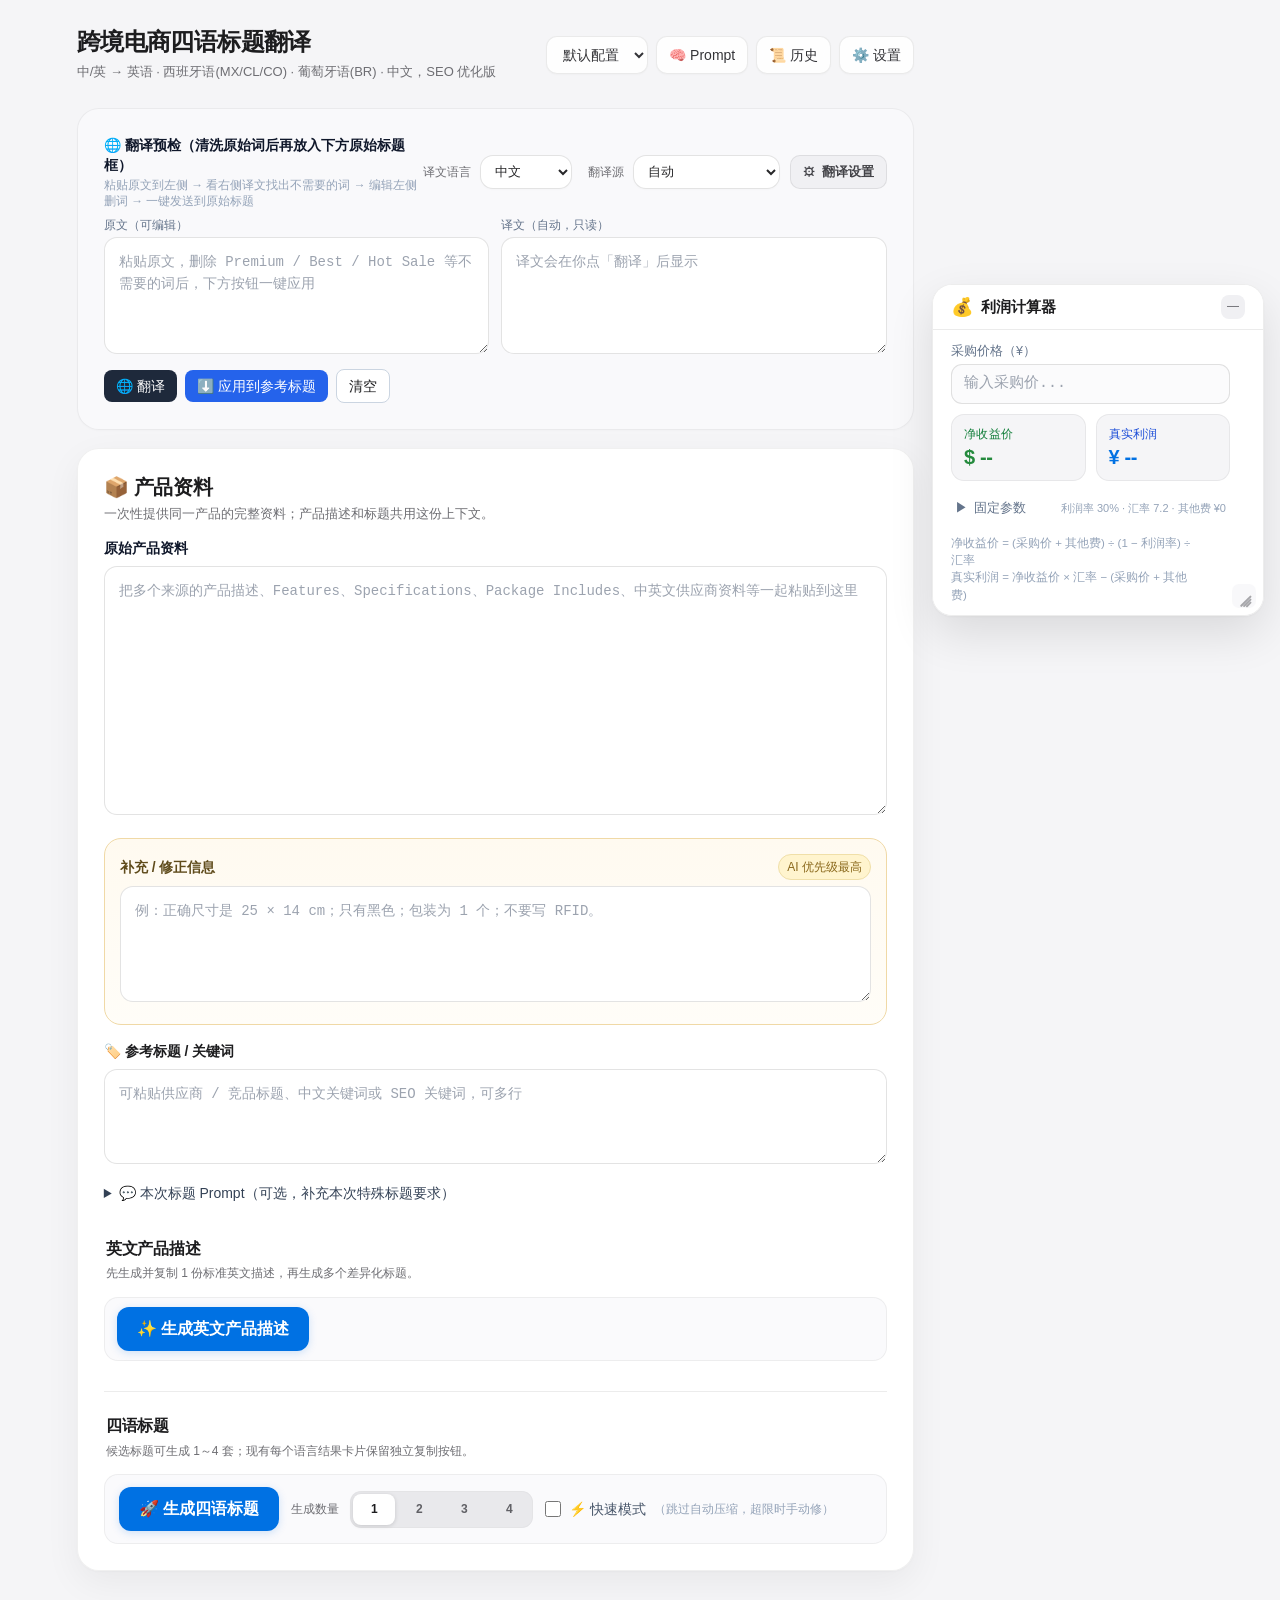
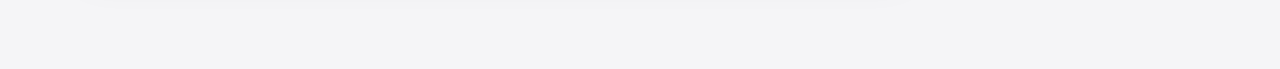
<file: index.html>
<!DOCTYPE html>
<html lang="zh-CN">
<head>
<meta charset="UTF-8">
<meta name="viewport" content="width=device-width, initial-scale=1.0">
<title>跨境电商四语标题翻译工具</title>
<link rel="stylesheet" href="./tailwind.min.css">
<style>
  :root { color-scheme: light; }
  body { font-family: -apple-system, BlinkMacSystemFont, "PingFang SC", "Microsoft YaHei", sans-serif; }
  textarea, input { font-family: ui-monospace, "SF Mono", Menlo, Consolas, monospace; }
  .lang-card { transition: all 0.2s; }
  .char-ok { color: #059669; }
  .char-warn { color: #d97706; }
  .char-over { color: #dc2626; font-weight: 600; }
  details > summary { cursor: pointer; user-select: none; }
  details > summary::-webkit-details-marker { display: none; }
  .spinner { border: 2px solid #e5e7eb; border-top-color: #2563eb; border-radius: 50%; width: 16px; height: 16px; animation: spin 0.8s linear infinite; display: inline-block; }
  .app-title-line { display: flex; align-items: center; gap: 9px; }
  .app-version-badge { display: inline-flex; align-items: center; height: 20px; padding: 0 8px; border: 1px solid rgba(100,116,139,.14); border-radius: 999px; background: rgba(148,163,184,.10); color: #64748b; font-size: 11px; font-weight: 600; line-height: 1; letter-spacing: .01em; box-shadow: inset 0 1px 0 rgba(255,255,255,.65); }
  .app-version-badge[hidden] { display: none; }
  .update-progress-head { display: flex; align-items: center; justify-content: space-between; gap: 12px; }
  .update-progress-percent { color: #475569; font-variant-numeric: tabular-nums; font-weight: 600; }
  .update-progress-track { height: 7px; margin-top: 9px; overflow: hidden; border-radius: 999px; background: rgba(37,99,235,.12); }
  .update-progress-bar { width: 0; height: 100%; border-radius: inherit; background: linear-gradient(90deg,#2563eb,#60a5fa); transition: width .18s ease; }
  .update-progress-bar.is-indeterminate { width: 34%; animation: update-progress-slide 1.15s ease-in-out infinite; }
  .update-progress-meta { min-height: 16px; margin-top: 6px; color: #64748b; font-size: 11px; font-variant-numeric: tabular-nums; }
  .update-progress-panel.is-error { border-color: #fecaca; background: #fff1f2; color: #be123c; }
  .update-dismiss:disabled { cursor: not-allowed; opacity: .35; }
  @keyframes update-progress-slide { 0% { transform: translateX(-110%); } 100% { transform: translateX(310%); } }
  @keyframes spin { to { transform: rotate(360deg); } }
</style>
</head>
<body class="bg-slate-50 text-slate-800 min-h-screen">

<div class="max-w-[1400px] mx-auto flex gap-5 p-4 lg:p-6 lg:pl-[8%] xl:pl-[10%]">
  <div class="flex-1 min-w-0">
  <header class="mb-6 flex items-center justify-between">
    <div>
      <div class="app-title-line">
        <h1 class="text-2xl font-bold text-slate-900">跨境电商四语标题翻译</h1>
        <span id="appVersionBadge" class="app-version-badge" hidden></span>
      </div>
      <p class="text-sm text-slate-500 mt-1">中/英 → 英语 · 西班牙语(MX/CL/CO) · 葡萄牙语(BR) · 中文，SEO 优化版</p>
    </div>
    <div class="flex items-center gap-2">
      <select id="profileQuickSwitch" class="px-3 py-2 text-sm bg-white border border-slate-300 rounded-lg hover:bg-slate-100 cursor-pointer max-w-[200px]" title="快速切换 API 配置"></select>
      <button id="btnCheckUpdate" class="px-3 py-2 text-sm bg-white border border-slate-300 rounded-lg hover:bg-slate-100 hidden" title="检查 GitHub Release 新版本">⬆️ 更新</button>
      <button id="btnHistory" class="px-3 py-2 text-sm bg-white border border-slate-300 rounded-lg hover:bg-slate-100">📜 历史</button>
      <button id="btnSettings" class="px-3 py-2 text-sm bg-white border border-slate-300 rounded-lg hover:bg-slate-100">⚙️ 设置</button>
    </div>
  </header>

  <!-- 设置面板 -->
  <section id="settingsPanel" class="hidden bg-white border border-slate-200 rounded-xl p-5 mb-5 shadow-sm">
    <div class="flex items-center justify-between mb-3">
      <h2 class="font-semibold text-slate-900">API 配置（OpenAI 兼容协议）</h2>
      <p class="text-xs text-slate-400">支持保存多套配置，快速切换</p>
    </div>

    <!-- 配置选择器 -->
    <div class="bg-slate-50 border border-slate-200 rounded-lg p-3 mb-4">
      <label class="block text-xs text-slate-500 mb-1.5">当前配置</label>
      <div class="flex gap-2 flex-wrap">
        <select id="profileSelect" class="flex-1 min-w-[200px] px-3 py-2 text-sm bg-white border border-slate-300 rounded-lg focus:outline-none focus:ring-2 focus:ring-blue-500"></select>
        <button id="btnNewProfile" class="px-3 py-2 text-sm bg-white border border-slate-300 rounded-lg hover:bg-slate-100" title="新建配置（可选预设模板）">➕ 新建</button>
        <button id="btnDuplicateProfile" class="px-3 py-2 text-sm bg-white border border-slate-300 rounded-lg hover:bg-slate-100" title="复制当前配置">📋 复制</button>
        <button id="btnDeleteProfile" class="px-3 py-2 text-sm bg-white border border-red-200 text-red-600 rounded-lg hover:bg-red-50" title="删除当前配置">🗑️ 删除</button>
      </div>
    </div>

    <!-- 基础信息 -->
    <div class="grid grid-cols-1 md:grid-cols-3 gap-3 mb-3">
      <div>
        <label class="block text-xs text-slate-500 mb-1">配置名称</label>
        <input id="profileName" type="text" placeholder="例如：DeepSeek 官方" class="w-full px-3 py-2 text-sm border border-slate-300 rounded-lg focus:outline-none focus:ring-2 focus:ring-blue-500"/>
      </div>
      <div>
        <label class="block text-xs text-slate-500 mb-1">接口地址 Base URL</label>
        <input id="apiBase" type="text" placeholder="https://api.deepseek.com/v1" class="w-full px-3 py-2 text-sm border border-slate-300 rounded-lg focus:outline-none focus:ring-2 focus:ring-blue-500"/>
      </div>
      <div>
        <label class="block text-xs text-slate-500 mb-1">API Key</label>
        <div class="relative">
          <input id="apiKey" type="password" placeholder="sk-..." class="w-full pl-3 pr-10 py-2 text-sm border border-slate-300 rounded-lg focus:outline-none focus:ring-2 focus:ring-blue-500"/>
          <button id="btnToggleKey" type="button" class="absolute right-2 top-1/2 -translate-y-1/2 text-slate-400 hover:text-slate-700 text-sm leading-none" title="显示 / 隐藏">👁</button>
        </div>
      </div>
    </div>

    <!-- 模型与参数 -->
    <div class="grid grid-cols-1 md:grid-cols-3 gap-3 mb-3">
      <div>
        <label class="flex items-center justify-between mb-1">
          <span class="text-xs text-slate-500">默认模型</span>
          <button id="btnFetchModels" type="button" class="text-xs text-blue-600 hover:underline">获取模型列表</button>
        </label>
        <input id="apiModel" type="text" list="modelOptions" placeholder="deepseek-chat / gpt-4o-mini" class="w-full px-3 py-2 text-sm border border-slate-300 rounded-lg focus:outline-none focus:ring-2 focus:ring-blue-500"/>
        <datalist id="modelOptions"></datalist>
      </div>
      <div>
        <label class="block text-xs text-slate-500 mb-1">Temperature</label>
        <input id="apiTemp" type="number" step="0.1" min="0" max="2" value="0.7" class="w-full px-3 py-2 text-sm border border-slate-300 rounded-lg"/>
      </div>
      <div>
        <label class="block text-xs text-slate-500 mb-1">Max Tokens</label>
        <input id="apiMaxTokens" type="number" value="4000" class="w-full px-3 py-2 text-sm border border-slate-300 rounded-lg"/>
      </div>
    </div>

    <!-- 字符上限（随配置保存）+ 流式 -->
    <div class="grid grid-cols-2 md:grid-cols-3 gap-3 mb-3">
      <div>
        <label class="block text-xs text-slate-500 mb-1">英/西/葡 字符上限</label>
        <input id="charLimit" type="number" value="55" class="w-full px-3 py-2 text-sm border border-slate-300 rounded-lg"/>
      </div>
      <div>
        <label class="block text-xs text-slate-500 mb-1">中文字符上限</label>
        <input id="charLimitCN" type="number" value="60" class="w-full px-3 py-2 text-sm border border-slate-300 rounded-lg"/>
      </div>
      <div class="flex items-end pb-2">
        <label class="flex items-center gap-2 text-sm text-slate-700 cursor-pointer select-none" title="极少数中转网关不支持 SSE 流式，遇到一直转圈可关闭">
          <input type="checkbox" id="useStream" class="w-4 h-4 accent-blue-600" checked/> 使用流式输出
        </label>
      </div>
    </div>
    <div class="grid grid-cols-2 md:grid-cols-3 gap-3 mb-4">
      <div>
        <label class="block text-xs text-slate-500 mb-1" title="连接持续无响应超过该秒数就中止，避免一直转圈">请求超时（秒）</label>
        <input id="reqTimeout" type="number" min="0" value="120" class="w-full px-3 py-2 text-sm border border-slate-300 rounded-lg"/>
      </div>
      <div>
        <label class="block text-xs text-slate-500 mb-1" title="接口返回 429 / 5xx 或网络中断时自动重试的次数（指数退避）">失败重试次数</label>
        <input id="reqRetry" type="number" min="0" max="5" value="2" class="w-full px-3 py-2 text-sm border border-slate-300 rounded-lg"/>
      </div>
      <div class="flex items-end pb-1 col-span-2 md:col-span-1">
        <p class="text-xs text-slate-400 leading-tight">超时按「多久没收到数据」算，流式长任务不会被误杀；填 0 = 不限制。</p>
      </div>
    </div>

    <!-- 代理 -->
    <div class="bg-slate-50 border border-slate-200 rounded-lg p-3 mb-3">
      <label class="flex items-center gap-2 text-sm text-slate-700 cursor-pointer select-none">
        <input type="checkbox" id="useProxy" class="w-4 h-4 accent-blue-600"/> 使用代理
      </label>
      <div id="proxyFields" class="grid grid-cols-1 md:grid-cols-3 gap-3 mt-3 hidden">
        <div>
          <label class="block text-xs text-slate-500 mb-1">代理模式</label>
          <select id="proxyMode" class="w-full px-3 py-2 text-sm bg-white border border-slate-300 rounded-lg">
            <option value="system">本机 / 系统代理（推荐）</option>
            <option value="prefix">HTTP 中转（请求前缀）</option>
          </select>
        </div>
        <div class="md:col-span-2">
          <label class="block text-xs text-slate-500 mb-1">代理地址</label>
          <input id="proxyUrl" type="text" placeholder="http://127.0.0.1:7890" class="w-full px-3 py-2 text-sm border border-slate-300 rounded-lg focus:outline-none focus:ring-2 focus:ring-blue-500"/>
        </div>
      </div>
      <p id="proxyHint" class="text-xs text-slate-500 mt-2 leading-relaxed hidden"></p>
      <button id="btnExportProxy" type="button" class="mt-2 px-3 py-1.5 text-xs bg-white border border-slate-300 rounded-lg hover:bg-slate-100 hidden">⬇️ 下载 proxy.txt（供网页版启动器使用）</button>
    </div>

    <div class="bg-slate-50 border border-slate-200 rounded-lg p-3 mb-3">
      <label class="block text-xs text-slate-500 mb-1.5">参与压缩的语种（仅勾选的语种会触发超限提示和重写）</label>
      <div class="flex flex-wrap gap-4 text-sm">
        <label class="flex items-center gap-1.5 cursor-pointer select-none"><input type="checkbox" id="shortenEn" class="w-4 h-4 accent-blue-600"/> 英语</label>
        <label class="flex items-center gap-1.5 cursor-pointer select-none"><input type="checkbox" id="shortenEs" class="w-4 h-4 accent-blue-600"/> 西语</label>
        <label class="flex items-center gap-1.5 cursor-pointer select-none"><input type="checkbox" id="shortenPt" class="w-4 h-4 accent-blue-600"/> 葡语</label>
        <label class="flex items-center gap-1.5 cursor-pointer select-none"><input type="checkbox" id="shortenZh" class="w-4 h-4 accent-blue-600"/> 中文</label>
      </div>
    </div>
    <div class="flex justify-between items-center gap-3 flex-wrap">
      <p class="text-xs text-slate-400">配置仅保存在本地浏览器，不会上传。字符上限随配置保存。</p>
      <div class="flex gap-2 flex-shrink-0 flex-wrap">
        <button id="btnImportProfile" class="px-4 py-2 text-sm bg-white border border-slate-300 rounded-lg hover:bg-slate-100" title="从 JSON 文件导入配置">📥 导入</button>
        <button id="btnExportProfile" class="px-4 py-2 text-sm bg-white border border-slate-300 rounded-lg hover:bg-slate-100" title="把全部配置导出成 JSON 文件">📤 导出</button>
        <span id="connectionTestStatus" class="text-xs text-slate-500" aria-live="polite"></span>
        <button id="btnTestProfile" type="button" class="px-4 py-2 text-sm bg-white border border-slate-300 rounded-lg hover:bg-slate-100">🔌 测试连接</button>
        <button id="btnSaveSettings" class="px-4 py-2 text-sm bg-blue-600 text-white rounded-lg hover:bg-blue-700">保存当前配置</button>
      </div>
    </div>

    <input id="importFile" type="file" accept=".json,application/json" class="hidden"/>
    <div id="importDialog" class="hidden mt-3 bg-amber-50 border border-amber-300 rounded-lg p-3"></div>
  </section>

  <!-- 全局 Prompt -->
  <section class="bg-white border border-slate-200 rounded-xl mb-5 shadow-sm">
    <details>
      <summary class="px-5 py-3 flex items-center justify-between border-b border-slate-100">
        <div class="flex items-center gap-2">
          <span class="font-semibold text-slate-900">🌐 全局 Prompt（系统提示词）</span>
          <span class="text-xs text-slate-400">点击展开编辑</span>
        </div>
        <button id="btnResetPrompt" onclick="event.preventDefault(); resetGlobalPrompt();" class="text-xs text-blue-600 hover:underline">恢复默认</button>
      </summary>
      <div class="p-5">
        <p class="text-xs text-slate-500 mb-2">💡 提示：行首加 <code class="bg-slate-100 px-1 rounded">//</code> 或 <code class="bg-slate-100 px-1 rounded">#!</code> 可注释该行（不会发送给 AI）；<code class="bg-slate-100 px-1 rounded">{CHAR_LIMIT}</code> 和 <code class="bg-slate-100 px-1 rounded">{CHAR_LIMIT_CN}</code> 会自动替换成设置里的字符上限</p>
        <textarea id="globalPrompt" rows="14" class="w-full px-3 py-2 text-xs border border-slate-300 rounded-lg leading-relaxed"></textarea>
        <div class="flex justify-end mt-2">
          <button onclick="saveGlobalPrompt()" class="px-3 py-1.5 text-xs bg-slate-800 text-white rounded-lg hover:bg-slate-900">保存全局 Prompt</button>
        </div>
      </div>
    </details>
  </section>

  <!-- 翻译预检 -->
  <section class="bg-white border border-slate-200 rounded-xl p-5 mb-5 shadow-sm">
    <div class="flex items-center justify-between mb-2">
      <div>
        <h3 class="text-sm font-semibold text-slate-900">🌐 翻译预检（清洗原始词后再放入下方原始标题框）</h3>
        <p class="text-xs text-slate-400 mt-0.5">粘贴原文到左侧 → 看右侧译文找出不需要的词 → 编辑左侧删词 → 一键发送到原始标题</p>
      </div>
      <div class="flex items-center gap-2">
        <label class="text-xs text-slate-500">译文语言</label>
        <select id="gtTargetLang" class="px-2 py-1 text-sm border border-slate-300 rounded-lg">
          <option value="zh-CN">中文</option>
          <option value="en">英语</option>
          <option value="es">西语</option>
          <option value="pt">葡语</option>
        </select>
      </div>
    </div>
    <div class="grid grid-cols-1 md:grid-cols-2 gap-3">
      <div>
        <label class="block text-xs text-slate-500 mb-1">原文（可编辑）</label>
        <textarea id="gtSource" rows="4" placeholder="粘贴原文，删除 Premium / Best / Hot Sale 等不需要的词后，下方按钮一键应用" class="w-full px-3 py-2 text-sm border border-slate-300 rounded-lg focus:outline-none focus:ring-2 focus:ring-blue-500"></textarea>
      </div>
      <div>
        <label class="block text-xs text-slate-500 mb-1">译文（自动，只读）</label>
        <textarea id="gtTarget" rows="4" readonly placeholder="译文会在你点「翻译」后显示" class="w-full px-3 py-2 text-sm border border-slate-300 rounded-lg bg-slate-50"></textarea>
      </div>
    </div>
    <div class="flex items-center gap-2 mt-2 flex-wrap">
      <button id="btnGTTranslate" class="px-3 py-1.5 text-sm bg-slate-800 text-white rounded-lg hover:bg-slate-900">🌐 翻译</button>
      <button id="btnApplyToOriginal" class="px-3 py-1.5 text-sm bg-blue-600 text-white rounded-lg hover:bg-blue-700">⬇️ 应用到原始标题</button>
      <button id="btnClearGT" class="px-3 py-1.5 text-sm bg-white border border-slate-300 rounded-lg hover:bg-slate-100">清空</button>
      <span id="gtHint" class="text-xs text-slate-400"></span>
    </div>
  </section>

  <!-- 主操作区 -->
  <section class="bg-white border border-slate-200 rounded-xl p-5 mb-5 shadow-sm">
    <label class="block text-sm font-semibold text-slate-900 mb-2">📝 原始标题（中文或英文）</label>
    <textarea id="inputTitle" rows="3" placeholder="例：Heart Leather Leg Garters Belt with Clip, Adjustable Thigh Harness, Punk Style Accessories for Skirt" class="w-full px-3 py-2 text-sm border border-slate-300 rounded-lg focus:outline-none focus:ring-2 focus:ring-blue-500"></textarea>

    <details class="mt-3">
      <summary class="text-sm font-medium text-slate-700 mb-2">
        💬 本次会话 Prompt（可选，覆盖全局补充本次特殊要求）
      </summary>
      <textarea id="sessionPrompt" rows="3" placeholder="例：本次商品主打朋克风格，目标平台 Shein/亚马逊；西语主目标墨西哥站；强调'夏季'、'防滑'卖点" class="w-full mt-2 px-3 py-2 text-xs border border-slate-300 rounded-lg"></textarea>
    </details>

    <div class="flex items-center gap-3 mt-4 flex-wrap">
      <button id="btnTranslate" class="px-5 py-2.5 bg-blue-600 text-white font-medium rounded-lg hover:bg-blue-700 disabled:opacity-50 disabled:cursor-not-allowed">
        🚀 生成四语标题
      </button>
      <label class="flex items-center gap-2 text-sm text-slate-600">
        <span>候选标题</span>
        <select id="titleCount" class="px-2 py-2 text-sm bg-white border border-slate-300 rounded-lg" title="选择本次生成并显示的候选标题数量">
          <option value="1">1 个</option>
          <option value="2">2 个</option>
          <option value="3">3 个</option>
        </select>
      </label>
      <button id="btnCancel" class="hidden px-4 py-2.5 bg-white border border-red-300 text-red-600 font-medium rounded-lg hover:bg-red-50" title="中止本次生成，已生成的部分会保留">✕ 取消</button>
      <label class="flex items-center gap-2 text-sm text-slate-600 cursor-pointer select-none">
        <input type="checkbox" id="fastMode" class="w-4 h-4 accent-blue-600"/>
        <span>⚡ 快速模式</span>
        <span class="text-xs text-slate-400">（跳过自动压缩，超限时手动修）</span>
      </label>
      <span id="loadingHint" class="hidden text-sm text-slate-500"><span class="spinner align-middle"></span> AI 生成中…</span>
      <span id="errorHint" class="hidden text-sm text-red-600"></span>
    </div>
  </section>

  <!-- 压缩确认条 -->
  <div id="shortenPrompt" class="hidden bg-amber-50 border border-amber-300 rounded-xl p-4 mb-5 shadow-sm"></div>

  <!-- 输出区 -->
  <section id="outputArea" class="hidden space-y-3"></section>
  </div>
  <!-- /flex-1 主内容 -->

  <!-- 右侧悬浮利润计算器（sticky 跟随滚动） -->
  <aside class="hidden lg:block w-[300px] flex-shrink-0">
    <div class="sticky top-[35vh] space-y-3">
      <div id="floatingCalc" class="bg-white rounded-2xl shadow-lg border border-slate-200 overflow-hidden">
        <!-- 标题栏 -->
        <div class="px-4 py-2.5 bg-gradient-to-r from-blue-600 to-indigo-600 text-white flex items-center justify-between">
          <div class="flex items-center gap-2">
            <span class="text-base">💰</span>
            <span class="font-medium text-sm">利润计算器</span>
          </div>
          <button id="btnCalcMinimize" class="w-6 h-6 rounded hover:bg-white/20 flex items-center justify-center text-xs" title="最小化">━</button>
        </div>
        <!-- 主体 -->
        <div id="calcBody" class="p-4">
          <div>
            <label class="block text-xs text-slate-500 mb-1">采购价格（¥）</label>
            <input id="calcCost" type="number" step="0.01" placeholder="输入采购价..." class="w-full px-3 py-2 text-base border border-slate-300 rounded-lg focus:outline-none focus:ring-2 focus:ring-blue-500"/>
          </div>
          <div class="grid grid-cols-2 gap-2 mt-3">
            <div class="bg-green-50 border border-green-200 rounded-lg p-2.5">
              <div class="text-[10px] text-green-700 font-medium uppercase tracking-wide">净收益价</div>
              <div id="calcUsd" class="text-lg font-bold text-green-700 mt-0.5">$ --</div>
            </div>
            <div class="bg-blue-50 border border-blue-200 rounded-lg p-2.5">
              <div class="text-[10px] text-blue-700 font-medium uppercase tracking-wide">真实利润</div>
              <div id="calcProfit" class="text-lg font-bold text-blue-700 mt-0.5">¥ --</div>
            </div>
          </div>
          <details class="mt-3 group">
            <summary class="flex items-center justify-between text-xs text-slate-500 cursor-pointer hover:text-slate-800 py-1.5 px-2 -mx-1 rounded hover:bg-slate-50">
              <span class="flex items-center gap-1.5">
                <span class="group-open:rotate-90 transition-transform inline-block">▶</span>
                <span>固定参数</span>
              </span>
              <span id="calcSummary" class="text-[10px] text-slate-400"></span>
            </summary>
            <div class="mt-2 space-y-2 bg-slate-50 border border-slate-200 rounded-lg p-2.5">
              <div>
                <label class="block text-[10px] text-slate-500 mb-1">净收益利润率（%）</label>
                <input id="calcMargin" type="number" step="0.1" value="30" class="w-full px-2 py-1.5 text-sm border border-slate-300 rounded"/>
              </div>
              <div>
                <label class="block text-[10px] text-slate-500 mb-1">汇率（1 USD = ? ¥）</label>
                <input id="calcRate" type="number" step="0.0001" value="7.2" class="w-full px-2 py-1.5 text-sm border border-slate-300 rounded"/>
              </div>
              <div>
                <label class="block text-[10px] text-slate-500 mb-1">其他费用（¥）</label>
                <input id="calcOther" type="number" step="0.01" value="0" class="w-full px-2 py-1.5 text-sm border border-slate-300 rounded"/>
              </div>
              <button id="btnSaveCalcParams" class="w-full px-2 py-1.5 text-xs bg-slate-800 text-white rounded hover:bg-slate-900 mt-1">💾 保存参数</button>
            </div>
          </details>
          <p class="text-[10px] text-slate-400 mt-3 leading-relaxed">
            净收益价 = (采购价 + 其他费) ÷ (1 − 利润率) ÷ 汇率<br>
            真实利润 = 净收益价 × 汇率 − (采购价 + 其他费)
          </p>
        </div>
      </div>
      <button id="calcRestoreBtn" class="hidden w-full py-2 bg-gradient-to-r from-blue-600 to-indigo-600 text-white rounded-xl shadow hover:shadow-md transition flex items-center justify-center gap-2 text-sm">
        <span>💰</span><span>展开利润计算器</span>
      </button>
    </div>
  </aside>
</div>
<!-- /max-w-[1400px] flex 容器 -->

<!-- 应用更新弹窗 -->
<div id="updateDialog" class="hidden fixed inset-0 z-[60] bg-black/40 flex items-center justify-center p-4">
  <div class="w-full max-w-md bg-white rounded-2xl shadow-2xl border border-slate-200 p-5">
    <div class="flex items-start justify-between gap-3">
      <div>
        <h2 class="font-semibold text-slate-900 text-lg">发现新版本</h2>
        <p id="updateVersionText" class="text-sm text-slate-500 mt-1"></p>
      </div>
      <button id="btnCloseUpdate" class="update-dismiss text-slate-400 hover:text-slate-700 text-lg">✕</button>
    </div>
    <p class="text-sm text-slate-600 mt-4 leading-relaxed">
      点击升级后会自动下载官方 GitHub Release 的 MSI 安装包，启动覆盖安装并关闭当前程序。现有本地配置会继续保留。
    </p>
    <div id="updateProgress" class="update-progress-panel hidden mt-4 text-sm text-blue-700 bg-blue-50 border border-blue-200 rounded-lg px-3 py-2.5" aria-live="polite">
      <div class="update-progress-head">
        <span id="updateProgressText">准备下载…</span>
        <span id="updateProgressPercent" class="update-progress-percent"></span>
      </div>
      <div id="updateProgressTrack" class="update-progress-track" role="progressbar" aria-label="更新下载进度">
        <div id="updateProgressBar" class="update-progress-bar"></div>
      </div>
      <div id="updateProgressMeta" class="update-progress-meta"></div>
    </div>
    <div class="flex justify-end gap-2 mt-5">
      <button id="btnLaterUpdate" class="update-dismiss px-4 py-2 text-sm bg-white border border-slate-300 rounded-lg hover:bg-slate-100">稍后</button>
      <button id="btnInstallUpdate" class="px-4 py-2 text-sm bg-blue-600 text-white rounded-lg hover:bg-blue-700">立即升级</button>
    </div>
  </div>
</div>

<!-- 历史抽屉 -->
<div id="historyDrawer" class="hidden fixed inset-0 z-50 bg-black/40" onclick="if(event.target===this) toggleHistory()">
  <div class="absolute right-0 top-0 h-full w-full max-w-md bg-white shadow-2xl overflow-y-auto">
    <div class="p-5 border-b border-slate-200 flex justify-between items-center sticky top-0 bg-white">
      <h2 class="font-semibold">历史记录</h2>
      <div class="flex gap-2">
        <button onclick="clearHistory()" class="text-xs text-red-600 hover:underline">清空</button>
        <button onclick="toggleHistory()" class="text-slate-500 hover:text-slate-800">✕</button>
      </div>
    </div>
    <div id="historyList" class="p-3 space-y-2"></div>
  </div>
</div>

<script src="./src/core/config.js"></script>
<script src="./src/api/provider-adapters.js"></script>
<script src="./src/api/client.js"></script>
<script src="./src/translation.js"></script>
<script src="./src/app.js"></script>

</body>
</html>
</file>
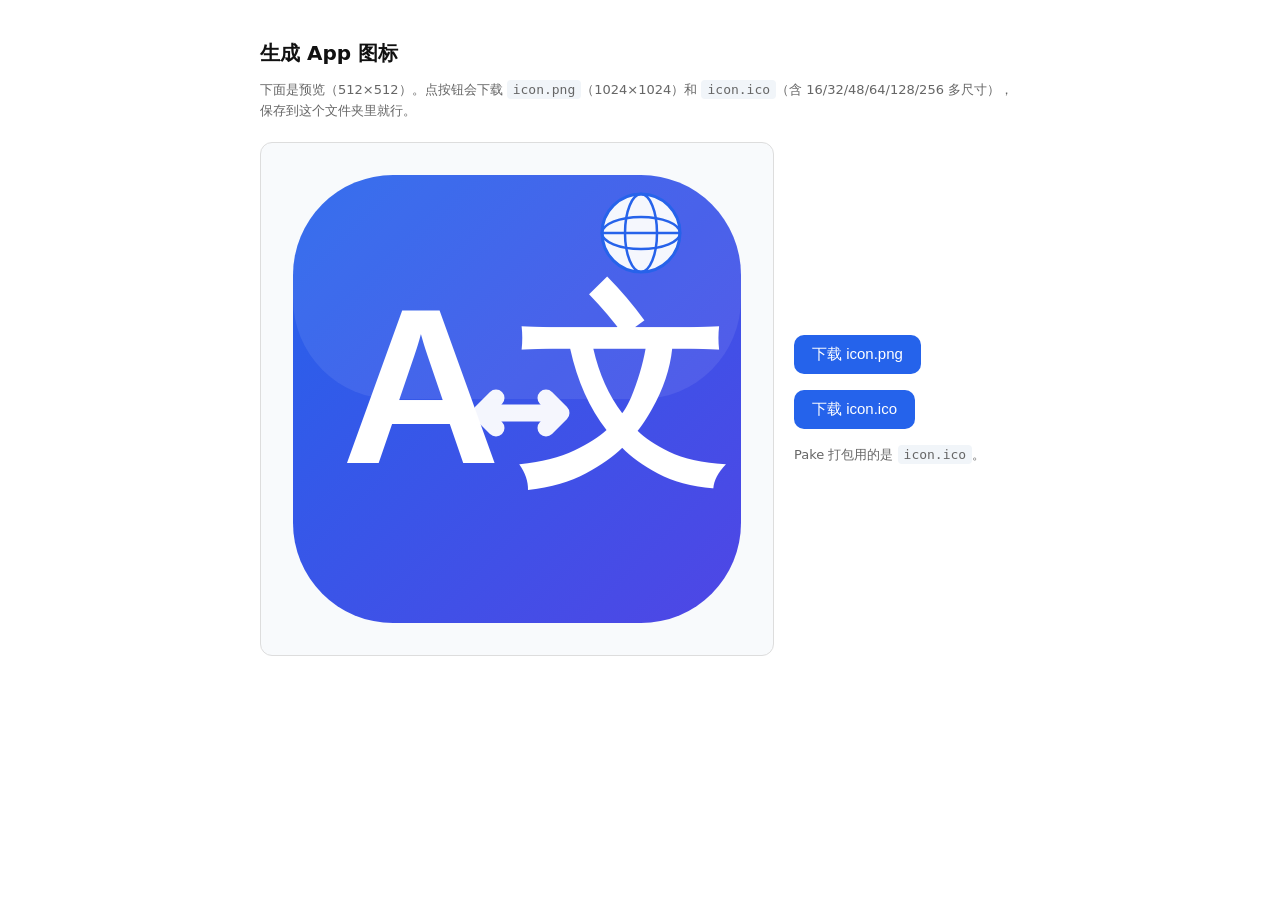
<file: 生成图标.html>
<!DOCTYPE html>
<html lang="zh-CN">
<head>
<meta charset="UTF-8">
<title>生成图标 icon.png / icon.ico</title>
<style>
  body{font-family:system-ui,'Microsoft YaHei',sans-serif;max-width:760px;margin:40px auto;padding:0 20px;color:#111}
  h1{font-size:20px}
  .row{display:flex;gap:20px;align-items:center;flex-wrap:wrap;margin:20px 0}
  canvas{border:1px solid #ddd;border-radius:12px;background:#f8fafc}
  button{padding:10px 18px;border:0;border-radius:10px;background:#2563eb;color:#fff;font-size:15px;cursor:pointer}
  button:hover{background:#1d4ed8}
  .tip{color:#666;font-size:13px;line-height:1.6}
  code{background:#f1f5f9;padding:2px 6px;border-radius:4px}
</style>
</head>
<body>
<h1>生成 App 图标</h1>
<p class="tip">下面是预览（512×512）。点按钮会下载 <code>icon.png</code>（1024×1024）和 <code>icon.ico</code>（含 16/32/48/64/128/256 多尺寸），保存到这个文件夹里就行。</p>
<div class="row">
  <canvas id="preview" width="512" height="512"></canvas>
  <div>
    <p><button onclick="dl('png')">下载 icon.png</button></p>
    <p><button onclick="dl('ico')">下载 icon.ico</button></p>
    <p class="tip">Pake 打包用的是 <code>icon.ico</code>。</p>
  </div>
</div>

<script>
const svgText = `<svg xmlns="http://www.w3.org/2000/svg" viewBox="0 0 1024 1024">
  <defs>
    <linearGradient id="bg" x1="0" y1="0" x2="1" y2="1">
      <stop offset="0" stop-color="#2563eb"/>
      <stop offset="1" stop-color="#4f46e5"/>
    </linearGradient>
  </defs>
  <rect x="64" y="64" width="896" height="896" rx="200" ry="200" fill="url(#bg)"/>
  <rect x="64" y="64" width="896" height="448" rx="200" ry="200" fill="#ffffff" opacity="0.08"/>
  <g font-family="'Segoe UI','PingFang SC','Microsoft YaHei',Arial,sans-serif" font-weight="800" fill="#ffffff" text-anchor="middle">
    <text x="320" y="640" font-size="440">A</text>
    <text x="720" y="640" font-size="420">文</text>
  </g>
  <g stroke="#ffffff" stroke-width="34" stroke-linecap="round" stroke-linejoin="round" fill="none" opacity="0.95">
    <line x1="450" y1="540" x2="590" y2="540"/>
    <polyline points="470,510 440,540 470,570"/>
    <polyline points="570,510 600,540 570,570"/>
  </g>
  <g transform="translate(760,180)" opacity="0.95">
    <circle cx="0" cy="0" r="78" fill="#ffffff"/>
    <circle cx="0" cy="0" r="78" fill="none" stroke="#2563eb" stroke-width="6"/>
    <ellipse cx="0" cy="0" rx="78" ry="32" fill="none" stroke="#2563eb" stroke-width="5"/>
    <ellipse cx="0" cy="0" rx="32" ry="78" fill="none" stroke="#2563eb" stroke-width="5"/>
    <line x1="-78" y1="0" x2="78" y2="0" stroke="#2563eb" stroke-width="5"/>
  </g>
</svg>`;

function svgToImage(){
  return new Promise((resolve,reject)=>{
    const blob = new Blob([svgText],{type:'image/svg+xml'});
    const url = URL.createObjectURL(blob);
    const img = new Image();
    img.onload = ()=>{ URL.revokeObjectURL(url); resolve(img); };
    img.onerror = reject;
    img.src = url;
  });
}

function renderTo(canvas,img){
  const ctx = canvas.getContext('2d');
  ctx.clearRect(0,0,canvas.width,canvas.height);
  ctx.drawImage(img,0,0,canvas.width,canvas.height);
}

let masterImg;
svgToImage().then(img=>{ masterImg=img; renderTo(document.getElementById('preview'),img); });

function makePngBlob(size){
  return new Promise(resolve=>{
    const c = document.createElement('canvas');
    c.width = c.height = size;
    renderTo(c,masterImg);
    c.toBlob(b=>resolve(b),'image/png');
  });
}

async function dl(type){
  if(!masterImg){ alert('图片还在加载，请稍等'); return; }
  if(type==='png'){
    const blob = await makePngBlob(1024);
    saveBlob(blob,'icon.png');
    return;
  }
  // 生成 ICO（多尺寸）
  const sizes = [16,32,48,64,128,256];
  const pngs = [];
  for(const s of sizes){
    const blob = await makePngBlob(s);
    const buf = await blob.arrayBuffer();
    pngs.push({size:s,buf:new Uint8Array(buf)});
  }
  const ico = buildIco(pngs);
  saveBlob(new Blob([ico],{type:'image/x-icon'}),'icon.ico');
}

// ICO 文件结构：6字节 header + 16字节×N directory + 各 PNG 数据
function buildIco(entries){
  const headerSize = 6;
  const dirSize = 16 * entries.length;
  let offset = headerSize + dirSize;
  const totalDataSize = entries.reduce((s,e)=>s+e.buf.length,0);
  const out = new Uint8Array(headerSize + dirSize + totalDataSize);
  const dv = new DataView(out.buffer);

  dv.setUint16(0,0,true);        // reserved
  dv.setUint16(2,1,true);        // type = 1 (icon)
  dv.setUint16(4,entries.length,true); // count

  let dirOff = 6;
  for(const e of entries){
    const s = e.size===256?0:e.size; // 256 写 0
    dv.setUint8(dirOff,s);             // width
    dv.setUint8(dirOff+1,s);           // height
    dv.setUint8(dirOff+2,0);           // colors
    dv.setUint8(dirOff+3,0);           // reserved
    dv.setUint16(dirOff+4,1,true);     // planes
    dv.setUint16(dirOff+6,32,true);    // bpp
    dv.setUint32(dirOff+8,e.buf.length,true);  // size
    dv.setUint32(dirOff+12,offset,true);       // offset
    out.set(e.buf,offset);
    offset += e.buf.length;
    dirOff += 16;
  }
  return out;
}

function saveBlob(blob,name){
  const a = document.createElement('a');
  a.href = URL.createObjectURL(blob);
  a.download = name;
  a.click();
  setTimeout(()=>URL.revokeObjectURL(a.href),1000);
}
</script>
</body>
</html>
</file>
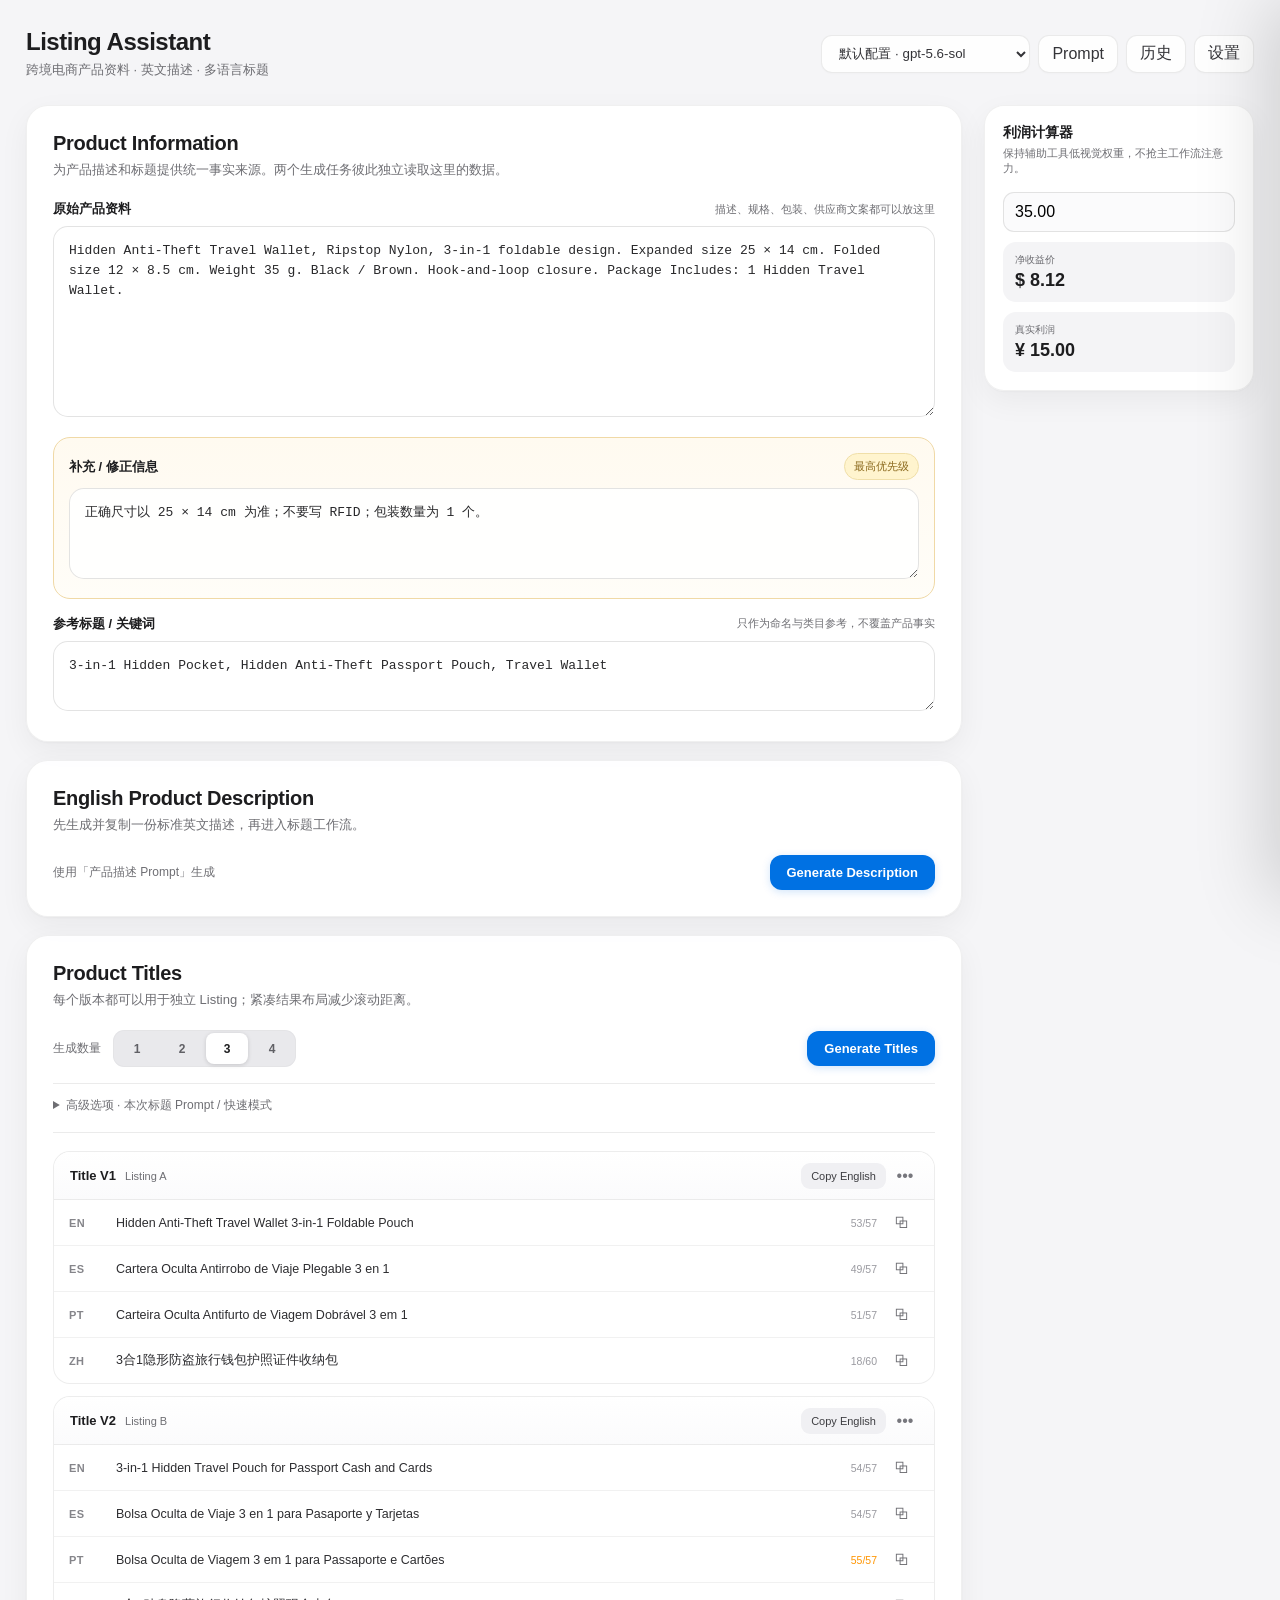
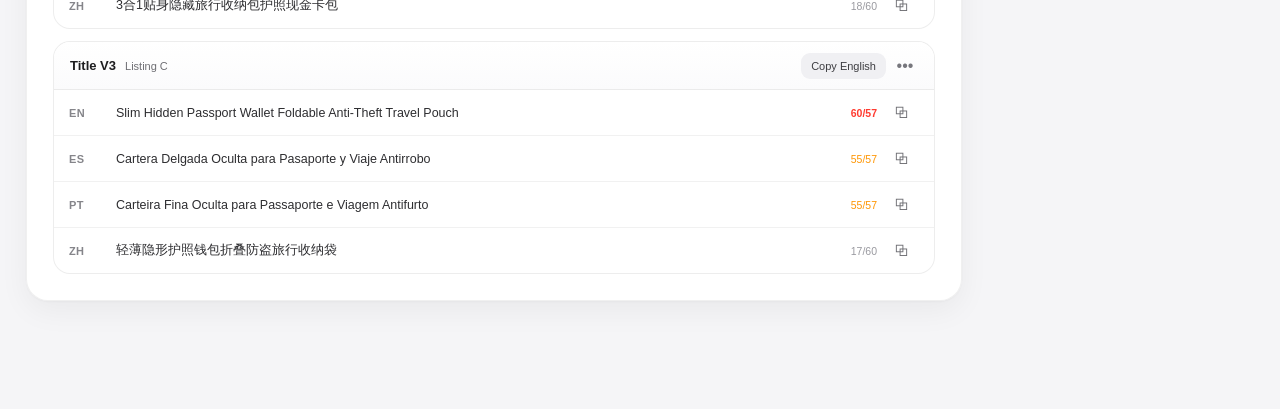
<file: preview/main-workspace-apple.html>
<!DOCTYPE html>
<html lang="zh-CN">
<head>
<meta charset="UTF-8">
<meta name="viewport" content="width=device-width, initial-scale=1.0">
<title>Listing Workspace Preview</title>
<style>
:root{color-scheme:light;--bg:#f5f5f7;--panel:#fff;--text:#1d1d1f;--muted:#6e6e73;--line:rgba(0,0,0,.08);--soft:#f2f2f4;--blue:#0071e3;--blue2:#0077ed;--warm:#fff8e8;--warm-line:#f0d9a6;--red:#ff3b30;--orange:#ff9500;--green:#34c759;--shadow:0 1px 2px rgba(0,0,0,.03),0 10px 30px rgba(0,0,0,.05)}
*{box-sizing:border-box}html{scroll-behavior:smooth}body{margin:0;background:var(--bg);color:var(--text);font-family:-apple-system,BlinkMacSystemFont,"SF Pro Display","PingFang SC","Microsoft YaHei",sans-serif}button,input,textarea{font:inherit}button{cursor:pointer}.app{max-width:1280px;margin:0 auto;padding:28px 26px 90px}.topbar{display:flex;align-items:center;justify-content:space-between;gap:20px;margin-bottom:26px}.brand h1{font-size:24px;letter-spacing:-.02em;margin:0 0 5px;font-weight:700}.brand p{margin:0;color:var(--muted);font-size:13px}.tools{display:flex;align-items:center;gap:8px;flex-wrap:wrap;justify-content:flex-end}.tool,.profile{border:1px solid var(--line);background:rgba(255,255,255,.86);backdrop-filter:blur(20px);height:38px;border-radius:11px;padding:0 13px;color:#343438;box-shadow:0 1px 2px rgba(0,0,0,.02)}.tool:hover,.profile:hover{background:#fff}.layout{display:grid;grid-template-columns:minmax(0,1fr) 270px;gap:22px}.main{min-width:0}.card{background:rgba(255,255,255,.92);border:1px solid rgba(0,0,0,.06);border-radius:22px;box-shadow:var(--shadow);padding:26px;margin-bottom:18px}.section-head{display:flex;align-items:flex-start;justify-content:space-between;gap:18px;margin-bottom:20px}.section-head h2{font-size:20px;margin:0 0 5px;letter-spacing:-.015em}.section-head p{font-size:13px;color:var(--muted);margin:0;line-height:1.55}.badge{font-size:11px;color:#8a681b;background:#fff4ce;border:1px solid #f0dfa8;padding:5px 9px;border-radius:999px;white-space:nowrap}.field{margin-top:16px}.field:first-child{margin-top:0}.field-label{display:flex;justify-content:space-between;gap:10px;align-items:center;margin-bottom:8px}.field-label span:first-child{font-size:13px;font-weight:600}.field-label small{font-size:11px;color:var(--muted)}textarea{width:100%;resize:vertical;border:1px solid rgba(0,0,0,.11);background:#fff;border-radius:15px;padding:14px 15px;color:#28282a;line-height:1.55;outline:none;font-family:ui-monospace,"SF Mono",Menlo,Consolas,monospace;font-size:13px;transition:border-color .18s,box-shadow .18s,background .18s}textarea:focus{border-color:rgba(0,113,227,.45);box-shadow:0 0 0 4px rgba(0,113,227,.09)}.correction{background:linear-gradient(180deg,#fffaf0,#fffdf8);border:1px solid var(--warm-line);border-radius:17px;padding:15px;margin-top:16px}.correction textarea{background:rgba(255,255,255,.86)}.action-row{display:flex;align-items:center;justify-content:space-between;gap:14px;flex-wrap:wrap}.primary{border:0;background:var(--blue);color:#fff;border-radius:12px;padding:10px 17px;font-weight:600;font-size:13px;box-shadow:0 2px 8px rgba(0,113,227,.18);transition:transform .15s,background .15s}.primary:hover{background:var(--blue2)}.primary:active{transform:scale(.98)}.secondary{border:1px solid var(--line);background:var(--soft);color:#353539;border-radius:11px;padding:9px 13px;font-size:12px}.secondary:hover{background:#e9e9ec}.plain{border:0;background:transparent;color:var(--muted);padding:8px 8px;font-size:12px}.plain:hover{color:var(--text)}.result-editor{display:none;margin-top:17px;border-top:1px solid var(--line);padding-top:17px}.result-editor.show{display:block;animation:fadeUp .22s ease}.result-toolbar{display:flex;align-items:center;justify-content:space-between;gap:12px;margin-bottom:9px}.result-toolbar strong{font-size:13px}.mini-actions{display:flex;gap:6px}.copy-state{color:var(--green);font-size:11px;min-width:58px;text-align:right}.title-controls{display:flex;align-items:center;justify-content:space-between;gap:18px;flex-wrap:wrap}.seg-wrap{display:flex;align-items:center;gap:12px}.seg-label{font-size:12px;color:var(--muted)}.segmented{display:grid;grid-template-columns:repeat(4,42px);gap:3px;background:#e9e9ec;border-radius:11px;padding:3px;box-shadow:inset 0 0 0 1px rgba(0,0,0,.025)}.seg{height:31px;border:0;border-radius:8px;background:transparent;color:#606065;font-size:12px;font-weight:600;transition:all .18s}.seg.active{background:#fff;color:#1d1d1f;box-shadow:0 1px 4px rgba(0,0,0,.15)}.advanced{margin-top:16px;border-top:1px solid var(--line);padding-top:13px}.advanced summary{font-size:12px;color:var(--muted);cursor:pointer;user-select:none}.advanced textarea{margin-top:10px}.titles{display:none;margin-top:18px;border-top:1px solid var(--line);padding-top:18px}.titles.show{display:block}.version{border:1px solid rgba(0,0,0,.07);border-radius:17px;background:#fff;overflow:hidden;margin-top:12px;animation:fadeUp .2s ease}.version:first-child{margin-top:0}.version-head{height:48px;padding:0 14px 0 16px;display:flex;align-items:center;justify-content:space-between;gap:10px;border-bottom:1px solid var(--line);background:linear-gradient(#fff,#fbfbfc)}.vname{display:flex;align-items:center;gap:9px}.vname strong{font-size:13px}.vname span{font-size:11px;color:var(--muted)}.v-actions{display:flex;align-items:center;gap:4px}.copy-en{border:0;background:#f0f0f3;border-radius:9px;padding:7px 10px;font-size:11px;color:#3d3d41}.copy-en:hover{background:#e7e7ea}.dots{width:30px;height:30px;border:0;background:transparent;border-radius:9px;color:#77777d;font-size:16px;position:relative}.dots:hover{background:#f0f0f3}.rows{display:block}.title-row{display:grid;grid-template-columns:38px minmax(0,1fr) 58px 38px;align-items:center;gap:9px;min-height:45px;padding:7px 10px 7px 15px;border-bottom:1px solid rgba(0,0,0,.055)}.title-row:last-child{border-bottom:0}.lang{font-size:11px;font-weight:700;color:#85858a;letter-spacing:.03em}.title-text{font-size:12.5px;white-space:nowrap;overflow:hidden;text-overflow:ellipsis;color:#2d2d30}.count{text-align:right;font-size:10.5px;color:#9a9aa0;font-variant-numeric:tabular-nums}.count.warn{color:var(--orange)}.count.over{color:var(--red);font-weight:600}.copy-icon{border:0;background:transparent;width:31px;height:31px;border-radius:9px;color:#6e6e73;font-size:15px;display:grid;place-items:center}.copy-icon:hover{background:#f0f0f3;color:#1d1d1f}.copy-icon.done{color:var(--green);background:#eef9f0}.popover{position:fixed;z-index:100;background:rgba(255,255,255,.96);backdrop-filter:blur(18px);border:1px solid rgba(0,0,0,.08);border-radius:12px;box-shadow:0 14px 38px rgba(0,0,0,.18);padding:5px;width:150px;display:none}.popover.show{display:block;animation:pop .12s ease}.popover button{width:100%;text-align:left;border:0;background:transparent;padding:8px 10px;border-radius:8px;font-size:11px;color:#353539}.popover button:hover{background:#f1f1f3}.side{min-width:0}.profit{position:sticky;top:24px;background:rgba(255,255,255,.92);border:1px solid rgba(0,0,0,.06);border-radius:20px;box-shadow:var(--shadow);padding:18px}.profit h3{margin:0 0 4px;font-size:14px}.profit>p{margin:0 0 16px;font-size:11px;color:var(--muted)}.profit input{width:100%;height:40px;border:1px solid rgba(0,0,0,.1);border-radius:11px;padding:0 11px;background:#fbfbfc;outline:none}.profit input:focus{border-color:rgba(0,113,227,.4);box-shadow:0 0 0 3px rgba(0,113,227,.08)}.metric{margin-top:10px;background:#f4f4f6;border-radius:13px;padding:11px 12px}.metric small{display:block;color:var(--muted);font-size:10px}.metric strong{font-size:18px;display:block;margin-top:3px}.drawer-mask{position:fixed;inset:0;background:rgba(0,0,0,.13);backdrop-filter:blur(1px);opacity:0;pointer-events:none;transition:opacity .22s;z-index:80}.drawer-mask.show{opacity:1;pointer-events:auto}.drawer{position:fixed;top:0;right:0;height:100vh;width:min(560px,100vw);z-index:90;background:rgba(250,250,252,.94);backdrop-filter:blur(28px) saturate(1.35);border-left:1px solid rgba(0,0,0,.08);box-shadow:-24px 0 70px rgba(0,0,0,.16);transform:translateX(102%);transition:transform .28s cubic-bezier(.2,.8,.2,1);display:flex;flex-direction:column}.drawer.show{transform:translateX(0)}.drawer-top{padding:20px 22px 14px;border-bottom:1px solid rgba(0,0,0,.07);background:rgba(250,250,252,.86)}.drawer-title{display:flex;align-items:flex-start;justify-content:space-between}.drawer-title h2{margin:0 0 4px;font-size:19px}.drawer-title p{margin:0;color:var(--muted);font-size:11px}.close{width:30px;height:30px;border:0;background:#e9e9ec;border-radius:50%;color:#747479}.prompt-seg{margin-top:16px;display:grid;grid-template-columns:1fr 1fr;background:#e7e7ea;padding:3px;border-radius:11px;gap:3px}.prompt-tab{border:0;height:36px;border-radius:8px;background:transparent;color:#6b6b70;font-size:12px;font-weight:600}.prompt-tab.active{background:#fff;color:#1d1d1f;box-shadow:0 1px 5px rgba(0,0,0,.16)}.drawer-body{padding:22px;overflow:auto;flex:1}.prompt-pane{display:none}.prompt-pane.active{display:block;animation:fadeSlide .18s ease}.prompt-pane h3{font-size:16px;margin:0 0 5px}.prompt-pane .sub{font-size:11px;color:var(--muted);line-height:1.5;margin-bottom:14px}.prompt-pane textarea{min-height:430px;background:rgba(255,255,255,.82)}.drawer-bottom{padding:12px 20px;border-top:1px solid rgba(0,0,0,.07);background:rgba(250,250,252,.9);display:flex;align-items:center;justify-content:space-between;gap:10px}.save-note{font-size:11px;color:var(--muted)}.save-note.saved{color:var(--green)}@keyframes fadeUp{from{opacity:0;transform:translateY(6px)}to{opacity:1;transform:none}}@keyframes fadeSlide{from{opacity:0;transform:translateX(8px)}to{opacity:1;transform:none}}@keyframes pop{from{opacity:0;transform:scale(.96)}to{opacity:1;transform:scale(1)}}
@media(max-width:980px){.layout{grid-template-columns:1fr}.side{display:none}.app{padding:18px 14px 70px}.topbar{align-items:flex-start}.tools{max-width:52%}.card{border-radius:18px;padding:20px}.title-row{grid-template-columns:34px minmax(0,1fr) 52px 34px}}
@media(max-width:640px){.topbar{display:block}.tools{max-width:none;justify-content:flex-start;margin-top:14px}.brand h1{font-size:21px}.title-controls{align-items:flex-start}.segmented{grid-template-columns:repeat(4,38px)}.title-row{grid-template-columns:30px minmax(0,1fr) 45px 32px;gap:5px;padding-left:10px}.copy-en{display:none}}
</style>
</head>
<body>
<div class="app">
  <header class="topbar">
    <div class="brand"><h1>Listing Assistant</h1><p>跨境电商产品资料 · 英文描述 · 多语言标题</p></div>
    <div class="tools">
      <select class="profile"><option>默认配置 · gpt-5.6-sol</option><option>DeepSeek · deepseek-chat</option></select>
      <button class="tool" id="openPrompt">Prompt</button><button class="tool">历史</button><button class="tool">设置</button>
    </div>
  </header>
  <div class="layout">
    <main class="main">
      <section class="card">
        <div class="section-head"><div><h2>Product Information</h2><p>为产品描述和标题提供统一事实来源。两个生成任务彼此独立读取这里的数据。</p></div></div>
        <div class="field"><div class="field-label"><span>原始产品资料</span><small>描述、规格、包装、供应商文案都可以放这里</small></div><textarea rows="8">Hidden Anti-Theft Travel Wallet, Ripstop Nylon, 3-in-1 foldable design. Expanded size 25 × 14 cm. Folded size 12 × 8.5 cm. Weight 35 g. Black / Brown. Hook-and-loop closure. Package Includes: 1 Hidden Travel Wallet.</textarea></div>
        <div class="correction"><div class="field-label"><span>补充 / 修正信息</span><span class="badge">最高优先级</span></div><textarea rows="3" placeholder="人工确认的事实放这里，可覆盖原始资料冲突">正确尺寸以 25 × 14 cm 为准；不要写 RFID；包装数量为 1 个。</textarea></div>
        <div class="field"><div class="field-label"><span>参考标题 / 关键词</span><small>只作为命名与类目参考，不覆盖产品事实</small></div><textarea rows="2">3-in-1 Hidden Pocket, Hidden Anti-Theft Passport Pouch, Travel Wallet</textarea></div>
      </section>

      <section class="card">
        <div class="section-head"><div><h2>English Product Description</h2><p>先生成并复制一份标准英文描述，再进入标题工作流。</p></div></div>
        <div class="action-row"><span style="font-size:12px;color:var(--muted)">使用「产品描述 Prompt」生成</span><button class="primary" id="genDesc">Generate Description</button></div>
        <div class="result-editor" id="descResult">
          <div class="result-toolbar"><strong>English Product Description</strong><div style="display:flex;align-items:center;gap:7px"><span class="copy-state" id="descState"></span><div class="mini-actions"><button class="secondary" id="copyDesc">Copy</button><button class="secondary">Regenerate</button><button class="plain">Clear</button></div></div></div>
          <textarea rows="9" id="descText">This Hidden Anti-Theft Travel Wallet is a slim, foldable body pouch designed to keep cash, cards, IDs, and travel documents organized and concealed during travel and daily use.\n\nKey Features & Specifications\n• Material: Ripstop Nylon\n• Dimensions: Expanded 25 × 14 cm | Folded 12 × 8.5 cm\n• Weight: Approx. 35 g\n• Colors: Black / Brown\n• Design: 3-in-1 foldable structure with hook-and-loop closure\n\nPackage Includes\n• 1 × Hidden Travel Wallet</textarea>
        </div>
      </section>

      <section class="card">
        <div class="section-head"><div><h2>Product Titles</h2><p>每个版本都可以用于独立 Listing；紧凑结果布局减少滚动距离。</p></div></div>
        <div class="title-controls">
          <div class="seg-wrap"><span class="seg-label">生成数量</span><div class="segmented" id="countSeg"><button class="seg">1</button><button class="seg">2</button><button class="seg active">3</button><button class="seg">4</button></div></div>
          <button class="primary" id="genTitles">Generate Titles</button>
        </div>
        <details class="advanced"><summary>高级选项 · 本次标题 Prompt / 快速模式</summary><textarea rows="3" placeholder="本商品临时要求，例如：强调 travel，但不要添加原资料未出现的属性"></textarea></details>
        <div class="titles show" id="titleResults"></div>
      </section>
    </main>

    <aside class="side"><div class="profit"><h3>利润计算器</h3><p>保持辅助工具低视觉权重，不抢主工作流注意力。</p><input value="35.00" placeholder="采购价格 ¥"><div class="metric"><small>净收益价</small><strong>$ 8.12</strong></div><div class="metric"><small>真实利润</small><strong>¥ 15.00</strong></div></div></aside>
  </div>
</div>

<div class="drawer-mask" id="mask"></div>
<aside class="drawer" id="drawer">
  <div class="drawer-top"><div class="drawer-title"><div><h2>Prompt 设置</h2><p>高级规则集中管理</p></div><button class="close" id="closeDrawer">×</button></div><div class="prompt-seg"><button class="prompt-tab active" data-tab="title">标题 Prompt</button><button class="prompt-tab" data-tab="desc">产品描述 Prompt</button></div></div>
  <div class="drawer-body"><section class="prompt-pane active" data-pane="title"><h3>标题 Prompt</h3><div class="sub">SEO · 字符限制 · 四语输出。主页面的“本次标题 Prompt”只补充单个商品的临时规则。</div><textarea id="titlePrompt">You are an expert cross-border e-commerce title optimizer. Generate concise, factual, marketplace-friendly titles. Do not invent unsupported attributes. Respect per-language character limits and return the requested number of title versions.</textarea></section><section class="prompt-pane" data-pane="desc"><h3>产品描述 Prompt</h3><div class="sub">事实融合 · 规格冲突 · 描述结构。补充 / 修正信息拥有最高优先级。</div><textarea id="descPrompt">You are an expert e-commerce copywriter. Convert raw product information into one concise English listing. Resolve supported facts conservatively, omit unresolved conflicts, and never infer unsupported technical properties or selling points.</textarea></section></div>
  <div class="drawer-bottom"><span class="save-note" id="saveNote">未修改</span><div><button class="plain" id="resetPrompt">恢复默认</button><button class="primary" id="savePrompt">保存</button></div></div>
</aside>
<div class="popover" id="popover"><button data-action="es">复制西语</button><button data-action="pt">复制葡语</button><button data-action="zh">复制中文</button><button data-action="all">复制整组</button></div>
<script>
const sampleVersions=[
{en:'Hidden Anti-Theft Travel Wallet 3-in-1 Foldable Pouch',es:'Cartera Oculta Antirrobo de Viaje Plegable 3 en 1',pt:'Carteira Oculta Antifurto de Viagem Dobrável 3 em 1',zh:'3合1隐形防盗旅行钱包护照证件收纳包'},
{en:'3-in-1 Hidden Travel Pouch for Passport Cash and Cards',es:'Bolsa Oculta de Viaje 3 en 1 para Pasaporte y Tarjetas',pt:'Bolsa Oculta de Viagem 3 em 1 para Passaporte e Cartões',zh:'3合1贴身隐藏旅行收纳包护照现金卡包'},
{en:'Slim Hidden Passport Wallet Foldable Anti-Theft Travel Pouch',es:'Cartera Delgada Oculta para Pasaporte y Viaje Antirrobo',pt:'Carteira Fina Oculta para Passaporte e Viagem Antifurto',zh:'轻薄隐形护照钱包折叠防盗旅行收纳袋'},
{en:'Foldable Hidden Travel Wallet for Passport ID Cash and Cards',es:'Cartera Plegable Oculta de Viaje para Pasaporte y Efectivo',pt:'Carteira Dobrável Oculta de Viagem para Passaporte e Dinheiro',zh:'折叠隐形旅行钱包护照证件现金卡片收纳包'}
];
let titleCount=3;let popVersion=0;
const $=s=>document.querySelector(s), $$=s=>[...document.querySelectorAll(s)];
function copy(text,btn){const done=()=>{if(btn){const old=btn.textContent;btn.textContent='✓';btn.classList.add('done');setTimeout(()=>{btn.textContent=old;btn.classList.remove('done')},900)}};if(navigator.clipboard?.writeText){navigator.clipboard.writeText(text).then(done).catch(()=>fallback())}else fallback();function fallback(){const t=document.createElement('textarea');t.value=text;document.body.appendChild(t);t.select();document.execCommand('copy');t.remove();done()}}
function countClass(text,limit){if(text.length>limit)return'over';if(text.length>limit*.95)return'warn';return''}
function renderTitles(){const box=$('#titleResults');box.innerHTML='';for(let i=0;i<titleCount;i++){const v=sampleVersions[i];const el=document.createElement('article');el.className='version';el.innerHTML=`<div class="version-head"><div class="vname"><strong>Title V${i+1}</strong><span>Listing ${String.fromCharCode(65+i)}</span></div><div class="v-actions"><button class="copy-en">Copy English</button><button class="dots" title="更多复制方式">•••</button></div></div><div class="rows"></div>`;const rows=el.querySelector('.rows');[['EN','en',57],['ES','es',57],['PT','pt',57],['ZH','zh',60]].forEach(([label,key,limit])=>{const r=document.createElement('div');r.className='title-row';const cls=countClass(v[key],limit);r.innerHTML=`<span class="lang">${label}</span><span class="title-text" title="${v[key].replace(/"/g,'&quot;')}"></span><span class="count ${cls}">${v[key].length}/${limit}</span><button class="copy-icon" title="复制 ${label}">⧉</button>`;r.querySelector('.title-text').textContent=v[key];r.querySelector('.copy-icon').onclick=e=>copy(v[key],e.currentTarget);rows.appendChild(r)});el.querySelector('.copy-en').onclick=e=>copy(v.en,e.currentTarget);el.querySelector('.dots').onclick=e=>{popVersion=i;const rect=e.currentTarget.getBoundingClientRect();const pop=$('#popover');pop.style.left=Math.min(innerWidth-160,rect.right-150)+'px';pop.style.top=(rect.bottom+5)+'px';pop.classList.add('show')};box.appendChild(el)}}
$$('#countSeg .seg').forEach((b,i)=>b.onclick=()=>{titleCount=i+1;$$('#countSeg .seg').forEach(x=>x.classList.remove('active'));b.classList.add('active');renderTitles()});
$('#genTitles').onclick=()=>{$('#titleResults').classList.add('show');renderTitles();$('#titleResults').scrollIntoView({behavior:'smooth',block:'nearest'})};
$('#genDesc').onclick=()=>$('#descResult').classList.add('show');$('#copyDesc').onclick=()=>{copy($('#descText').value);$('#descState').textContent='Copied ✓';setTimeout(()=>$('#descState').textContent='',1100)};
$('#openPrompt').onclick=()=>{$('#drawer').classList.add('show');$('#mask').classList.add('show')};function closeDrawer(){$('#drawer').classList.remove('show');$('#mask').classList.remove('show')}$('#closeDrawer').onclick=closeDrawer;$('#mask').onclick=closeDrawer;document.addEventListener('keydown',e=>{if(e.key==='Escape'){closeDrawer();$('#popover').classList.remove('show')}});
$$('.prompt-tab').forEach(b=>b.onclick=()=>{$$('.prompt-tab').forEach(x=>x.classList.toggle('active',x===b));$$('.prompt-pane').forEach(p=>p.classList.toggle('active',p.dataset.pane===b.dataset.tab))});
$$('.prompt-pane textarea').forEach(t=>t.addEventListener('input',()=>{$('#saveNote').textContent='有未保存修改';$('#saveNote').classList.remove('saved')}));$('#savePrompt').onclick=()=>{$('#saveNote').textContent='Saved ✓';$('#saveNote').classList.add('saved');setTimeout(()=>{$('#saveNote').textContent='已保存'},1000)};$('#resetPrompt').onclick=()=>{$('#saveNote').textContent='已恢复默认';$('#saveNote').classList.add('saved')};
$('#popover').onclick=e=>{const a=e.target.dataset.action;if(!a)return;const v=sampleVersions[popVersion];if(a==='all')copy(`EN: ${v.en}\nES: ${v.es}\nPT: ${v.pt}\nZH: ${v.zh}`);else copy(v[a]);$('#popover').classList.remove('show')};document.addEventListener('click',e=>{if(!e.target.closest('.dots')&&!e.target.closest('#popover'))$('#popover').classList.remove('show')});
renderTitles();
</script>
</body></html>
</file>
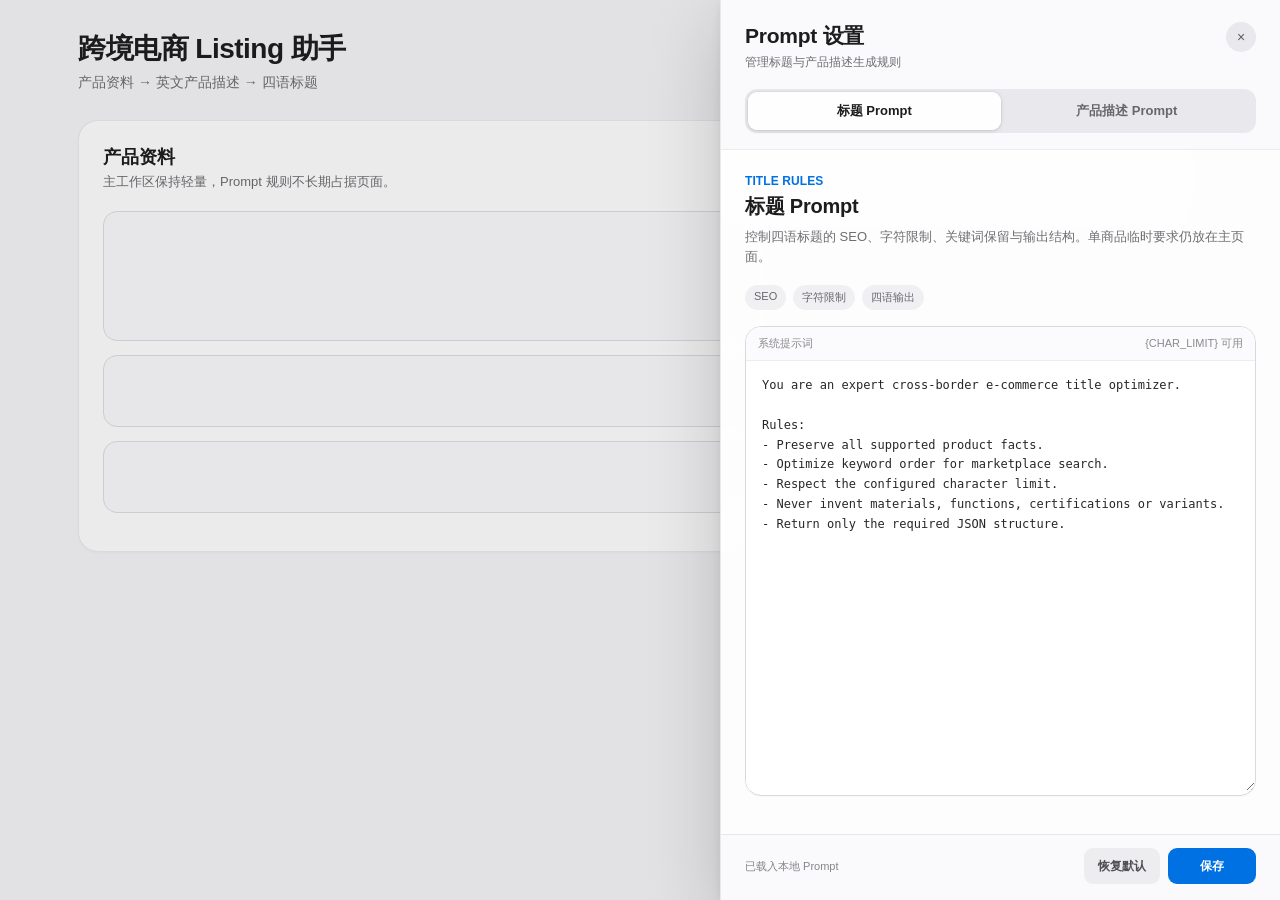
<file: preview/prompt-drawer-apple.html>
<!DOCTYPE html>
<html lang="zh-CN">
<head>
<meta charset="UTF-8">
<meta name="viewport" content="width=device-width, initial-scale=1.0">
<title>Prompt Drawer Preview</title>
<style>
  :root {
    color-scheme: light;
    --bg: #f5f5f7;
    --panel: rgba(255,255,255,.92);
    --text: #1d1d1f;
    --muted: #6e6e73;
    --line: rgba(0,0,0,.08);
    --blue: #0071e3;
    --blue-hover: #0077ed;
    --chip: #ececef;
    --shadow: 0 24px 70px rgba(0,0,0,.18), 0 2px 12px rgba(0,0,0,.08);
  }
  * { box-sizing: border-box; }
  body {
    margin: 0;
    min-height: 100vh;
    background: var(--bg);
    color: var(--text);
    font-family: -apple-system, BlinkMacSystemFont, "SF Pro Display", "PingFang SC", "Microsoft YaHei", sans-serif;
  }
  button, textarea { font: inherit; }
  .app {
    max-width: 1180px;
    margin: 0 auto;
    padding: 30px 28px 80px;
  }
  .toolbar {
    display: flex;
    justify-content: space-between;
    align-items: center;
    gap: 24px;
    margin-bottom: 28px;
  }
  .title h1 { margin: 0; font-size: 28px; letter-spacing: -.5px; }
  .title p { margin: 6px 0 0; color: var(--muted); font-size: 14px; }
  .actions { display: flex; gap: 8px; align-items: center; }
  .toolbar-btn {
    height: 38px;
    border: 1px solid rgba(0,0,0,.10);
    background: rgba(255,255,255,.85);
    color: #333336;
    border-radius: 10px;
    padding: 0 13px;
    cursor: pointer;
    box-shadow: 0 1px 2px rgba(0,0,0,.03);
    transition: .18s ease;
  }
  .toolbar-btn:hover { background: #fff; border-color: rgba(0,0,0,.16); }
  .toolbar-btn.active {
    background: #eaf3ff;
    color: #0066cc;
    border-color: #b8d7fb;
  }
  .workspace {
    background: #fff;
    border: 1px solid var(--line);
    border-radius: 20px;
    padding: 24px;
    box-shadow: 0 1px 3px rgba(0,0,0,.03);
  }
  .workspace h2 { margin: 0 0 4px; font-size: 18px; }
  .workspace p { margin: 0 0 20px; color: var(--muted); font-size: 13px; }
  .fake-field {
    height: 130px;
    border-radius: 14px;
    border: 1px solid #dedee3;
    background: #fbfbfd;
    margin-bottom: 14px;
  }
  .fake-field.small { height: 72px; }

  .scrim {
    position: fixed;
    inset: 0;
    background: rgba(0,0,0,.08);
    opacity: 0;
    pointer-events: none;
    transition: opacity .22s ease;
  }
  .scrim.show { opacity: 1; pointer-events: auto; }

  .drawer {
    position: fixed;
    top: 0;
    right: 0;
    width: min(560px, 100vw);
    height: 100vh;
    background: var(--panel);
    backdrop-filter: saturate(180%) blur(22px);
    -webkit-backdrop-filter: saturate(180%) blur(22px);
    border-left: 1px solid rgba(0,0,0,.08);
    box-shadow: var(--shadow);
    transform: translateX(102%);
    transition: transform .28s cubic-bezier(.22,.61,.36,1);
    z-index: 20;
    display: flex;
    flex-direction: column;
  }
  .drawer.open { transform: translateX(0); }

  .drawer-head {
    padding: 22px 24px 16px;
    border-bottom: 1px solid rgba(0,0,0,.06);
    background: rgba(250,250,252,.84);
  }
  .head-row { display: flex; align-items: flex-start; justify-content: space-between; gap: 16px; }
  .drawer-head h2 { margin: 0; font-size: 21px; letter-spacing: -.25px; }
  .drawer-head p { margin: 4px 0 0; color: var(--muted); font-size: 12px; }
  .close {
    width: 30px; height: 30px; border: 0; border-radius: 50%;
    background: #e9e9ed; color: #5b5b60; cursor: pointer;
    display: grid; place-items: center; font-size: 14px;
    transition: .15s ease;
  }
  .close:hover { background: #dedee3; color: #1d1d1f; }

  .segmented {
    margin-top: 18px;
    background: #e9e9ed;
    border-radius: 12px;
    padding: 3px;
    display: grid;
    grid-template-columns: 1fr 1fr;
    position: relative;
  }
  .segment {
    position: relative;
    z-index: 2;
    border: 0;
    background: transparent;
    color: #66666b;
    height: 38px;
    border-radius: 9px;
    cursor: pointer;
    font-size: 13px;
    font-weight: 600;
    transition: color .18s ease;
  }
  .segment.active { color: #1d1d1f; }
  .segment-pill {
    position: absolute;
    z-index: 1;
    top: 3px; bottom: 3px; left: 3px;
    width: calc(50% - 3px);
    border-radius: 9px;
    background: rgba(255,255,255,.97);
    box-shadow: 0 1px 4px rgba(0,0,0,.14), 0 0 0 .5px rgba(0,0,0,.05);
    transition: transform .24s cubic-bezier(.22,.61,.36,1);
  }
  .segmented[data-tab="description"] .segment-pill { transform: translateX(100%); }

  .drawer-body {
    flex: 1;
    overflow: auto;
    padding: 24px;
  }
  .pane {
    animation: paneIn .18s ease both;
  }
  @keyframes paneIn {
    from { opacity: 0; transform: translateY(4px); }
    to { opacity: 1; transform: translateY(0); }
  }
  .eyebrow {
    color: var(--blue);
    font-size: 12px;
    font-weight: 700;
    letter-spacing: .1px;
    margin-bottom: 5px;
  }
  .pane-title { margin: 0; font-size: 20px; letter-spacing: -.25px; }
  .pane-desc { margin: 7px 0 18px; color: var(--muted); font-size: 13px; line-height: 1.55; }
  .rule-tags { display: flex; flex-wrap: wrap; gap: 7px; margin-bottom: 16px; }
  .rule-tag {
    background: #f0f0f3;
    color: #67676c;
    border-radius: 999px;
    padding: 5px 9px;
    font-size: 11px;
  }
  .editor-wrap {
    background: #fff;
    border: 1px solid #d8d8dd;
    border-radius: 16px;
    overflow: hidden;
    box-shadow: 0 1px 2px rgba(0,0,0,.02);
    transition: border-color .16s ease, box-shadow .16s ease;
  }
  .editor-wrap:focus-within {
    border-color: #7bb7f5;
    box-shadow: 0 0 0 4px rgba(0,113,227,.10);
  }
  .editor-top {
    height: 34px;
    padding: 0 12px;
    display: flex;
    align-items: center;
    justify-content: space-between;
    border-bottom: 1px solid #ededf0;
    color: #8a8a8f;
    font-size: 11px;
    background: #fbfbfd;
  }
  textarea {
    width: 100%;
    min-height: 430px;
    resize: vertical;
    border: 0;
    outline: 0;
    padding: 15px 16px 20px;
    color: #27272a;
    background: #fff;
    font: 12px/1.65 ui-monospace, SFMono-Regular, Menlo, Consolas, monospace;
  }

  .drawer-foot {
    border-top: 1px solid rgba(0,0,0,.07);
    background: rgba(250,250,252,.90);
    backdrop-filter: blur(18px);
    -webkit-backdrop-filter: blur(18px);
    padding: 13px 24px 16px;
  }
  .foot-row { display: flex; align-items: center; justify-content: space-between; gap: 16px; }
  .save-state { color: #85858a; font-size: 11px; }
  .foot-actions { display: flex; gap: 8px; }
  .btn {
    height: 36px;
    border-radius: 9px;
    padding: 0 14px;
    border: 0;
    cursor: pointer;
    font-size: 12px;
    font-weight: 600;
    transition: .16s ease;
  }
  .btn.secondary { background: #ededf0; color: #4e4e53; }
  .btn.secondary:hover { background: #e2e2e7; }
  .btn.primary { background: var(--blue); color: #fff; min-width: 88px; }
  .btn.primary:hover { background: var(--blue-hover); }
  .btn.primary:active { transform: scale(.98); }

  @media (max-width: 760px) {
    .actions .toolbar-btn:not(.active) { display: none; }
    .app { padding: 18px 14px; }
    .drawer { width: 100vw; }
    .drawer-head, .drawer-body, .drawer-foot { padding-left: 18px; padding-right: 18px; }
    textarea { min-height: 48vh; }
  }
</style>
</head>
<body>
  <main class="app">
    <div class="toolbar">
      <div class="title">
        <h1>跨境电商 Listing 助手</h1>
        <p>产品资料 → 英文产品描述 → 四语标题</p>
      </div>
      <div class="actions">
        <button class="toolbar-btn">默认配置⌄</button>
        <button id="openPrompt" class="toolbar-btn active">Prompt</button>
        <button class="toolbar-btn">历史</button>
        <button class="toolbar-btn">设置</button>
      </div>
    </div>

    <section class="workspace">
      <h2>产品资料</h2>
      <p>主工作区保持轻量，Prompt 规则不长期占据页面。</p>
      <div class="fake-field"></div>
      <div class="fake-field small"></div>
      <div class="fake-field small"></div>
    </section>
  </main>

  <div id="scrim" class="scrim show"></div>
  <aside id="drawer" class="drawer open" aria-label="Prompt 设置">
    <div class="drawer-head">
      <div class="head-row">
        <div>
          <h2>Prompt 设置</h2>
          <p>管理标题与产品描述生成规则</p>
        </div>
        <button id="closePrompt" class="close" title="收起">×</button>
      </div>

      <div id="segmented" class="segmented" data-tab="title">
        <div class="segment-pill"></div>
        <button class="segment active" data-tab="title">标题 Prompt</button>
        <button class="segment" data-tab="description">产品描述 Prompt</button>
      </div>
    </div>

    <div class="drawer-body">
      <section id="titlePane" class="pane">
        <div class="eyebrow">TITLE RULES</div>
        <h3 class="pane-title">标题 Prompt</h3>
        <p class="pane-desc">控制四语标题的 SEO、字符限制、关键词保留与输出结构。单商品临时要求仍放在主页面。</p>
        <div class="rule-tags"><span class="rule-tag">SEO</span><span class="rule-tag">字符限制</span><span class="rule-tag">四语输出</span></div>
        <div class="editor-wrap">
          <div class="editor-top"><span>系统提示词</span><span>{CHAR_LIMIT} 可用</span></div>
          <textarea id="titlePrompt">You are an expert cross-border e-commerce title optimizer.

Rules:
- Preserve all supported product facts.
- Optimize keyword order for marketplace search.
- Respect the configured character limit.
- Never invent materials, functions, certifications or variants.
- Return only the required JSON structure.</textarea>
        </div>
      </section>

      <section id="descriptionPane" class="pane" hidden>
        <div class="eyebrow">DESCRIPTION RULES</div>
        <h3 class="pane-title">产品描述 Prompt</h3>
        <p class="pane-desc">控制英文描述的事实融合、规格冲突处理、内容结构与防臆造规则，与标题 Prompt 完全独立。</p>
        <div class="rule-tags"><span class="rule-tag">事实融合</span><span class="rule-tag">冲突处理</span><span class="rule-tag">描述结构</span></div>
        <div class="editor-wrap">
          <div class="editor-top"><span>系统提示词</span><span>English only</span></div>
          <textarea id="descriptionPrompt">Role: Expert E-commerce Copywriter

Task: Convert raw, duplicated and multi-language product information into one standardized English listing.

Rules:
- Correction information has the highest priority.
- Prefer consistently supported specifications.
- Omit unresolved conflicts.
- Never infer unsupported selling points.
- Do not invent Package Includes items or quantities.</textarea>
        </div>
      </section>
    </div>

    <div class="drawer-foot">
      <div class="foot-row">
        <div id="saveState" class="save-state">已载入本地 Prompt</div>
        <div class="foot-actions">
          <button id="resetBtn" class="btn secondary">恢复默认</button>
          <button id="saveBtn" class="btn primary">保存</button>
        </div>
      </div>
    </div>
  </aside>

<script>
  const drawer = document.getElementById('drawer');
  const scrim = document.getElementById('scrim');
  const openPrompt = document.getElementById('openPrompt');
  const closePrompt = document.getElementById('closePrompt');
  const segmented = document.getElementById('segmented');
  const titlePane = document.getElementById('titlePane');
  const descriptionPane = document.getElementById('descriptionPane');
  const saveState = document.getElementById('saveState');
  let activeTab = 'title';

  function setOpen(open) {
    drawer.classList.toggle('open', open);
    scrim.classList.toggle('show', open);
    openPrompt.classList.toggle('active', open);
  }

  function switchTab(tab) {
    if (tab === activeTab) return;
    activeTab = tab;
    segmented.dataset.tab = tab;
    segmented.querySelectorAll('.segment').forEach(btn => btn.classList.toggle('active', btn.dataset.tab === tab));
    titlePane.hidden = tab !== 'title';
    descriptionPane.hidden = tab !== 'description';
    saveState.textContent = tab === 'title' ? '当前：标题 Prompt' : '当前：产品描述 Prompt';
  }

  segmented.addEventListener('click', e => {
    const btn = e.target.closest('.segment');
    if (btn) switchTab(btn.dataset.tab);
  });
  openPrompt.addEventListener('click', () => setOpen(!drawer.classList.contains('open')));
  closePrompt.addEventListener('click', () => setOpen(false));
  scrim.addEventListener('click', () => setOpen(false));
  document.addEventListener('keydown', e => { if (e.key === 'Escape') setOpen(false); });

  document.querySelectorAll('textarea').forEach(el => el.addEventListener('input', () => {
    saveState.textContent = '有未保存的修改';
  }));
  document.getElementById('saveBtn').addEventListener('click', () => {
    saveState.textContent = '已保存';
    setTimeout(() => saveState.textContent = activeTab === 'title' ? '当前：标题 Prompt' : '当前：产品描述 Prompt', 1200);
  });
  document.getElementById('resetBtn').addEventListener('click', () => {
    saveState.textContent = '已恢复默认（预览）';
  });
</script>
</body>
</html>
</file>
